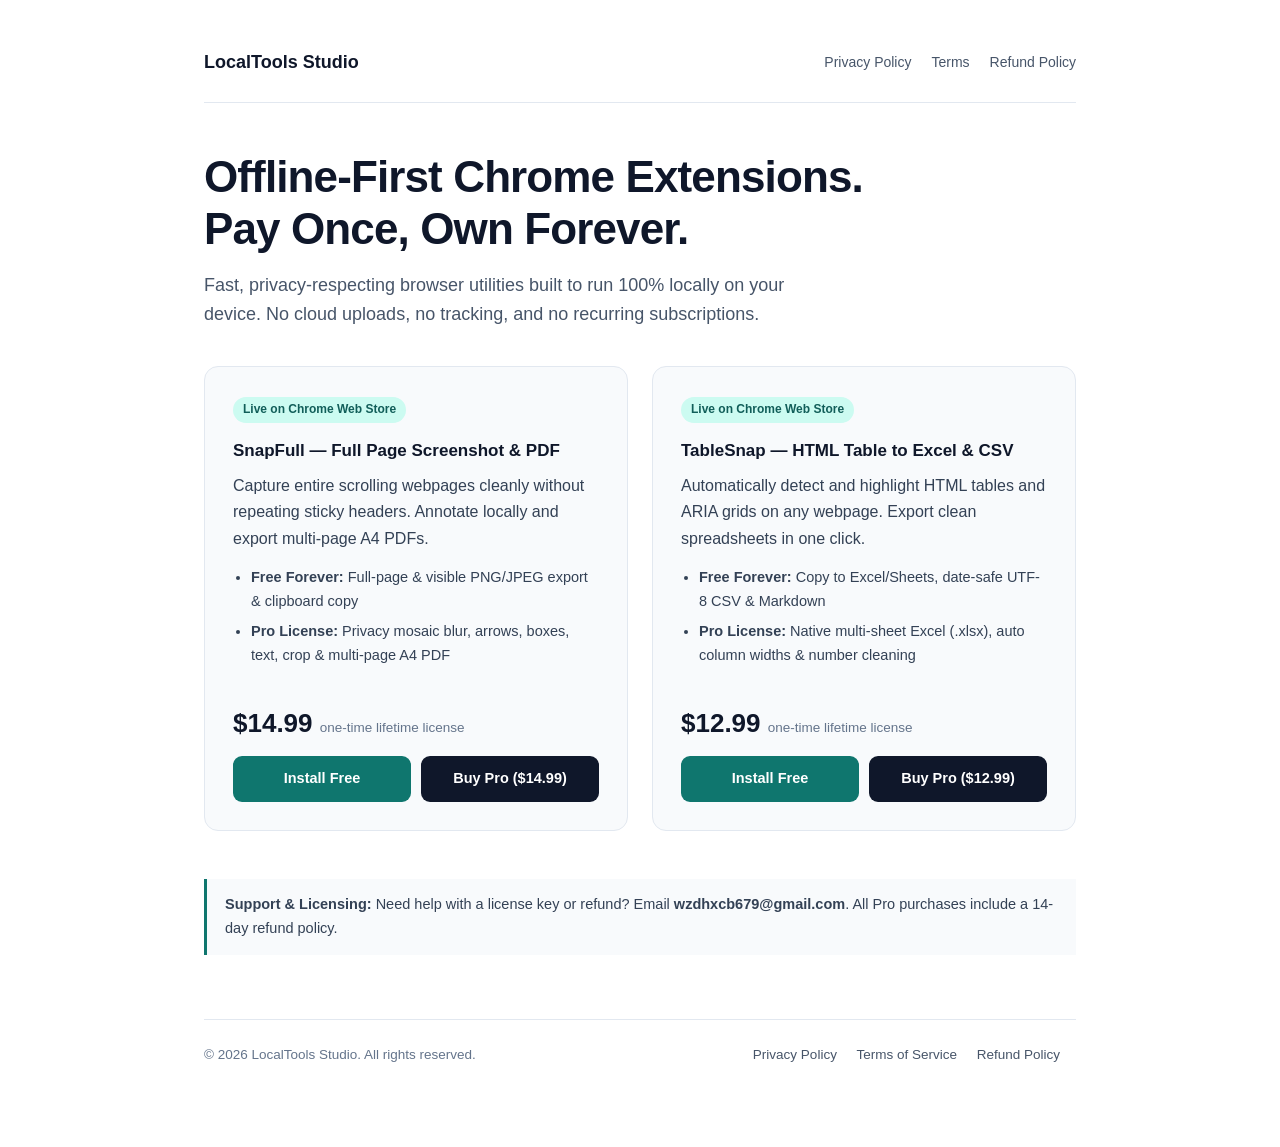
<file: index.html>
<!DOCTYPE html>
<html lang="en">
<head>
  <meta charset="UTF-8" />
  <meta name="viewport" content="width=device-width, initial-scale=1.0" />
  <title>LocalTools Studio — Offline-First Chrome Extensions</title>
  <link rel="stylesheet" href="style.css" />
</head>
<body>
  <div class="container">
    <nav>
      <a href="index.html" class="brand">LocalTools Studio</a>
      <div class="nav-links">
        <a href="privacy.html">Privacy Policy</a>
        <a href="terms.html">Terms</a>
        <a href="refund.html">Refund Policy</a>
      </div>
    </nav>

    <h1>Offline-First Chrome Extensions.<br/>Pay Once, Own Forever.</h1>
    <p class="subtitle">Fast, privacy-respecting browser utilities built to run 100% locally on your device. No cloud uploads, no tracking, and no recurring subscriptions.</p>

    <div class="grid">
      <div class="card">
        <div>
          <span class="tag">Live on Chrome Web Store</span>
          <h3>SnapFull — Full Page Screenshot &amp; PDF</h3>
          <p>Capture entire scrolling webpages cleanly without repeating sticky headers. Annotate locally and export multi-page A4 PDFs.</p>
          <ul>
            <li><strong>Free Forever:</strong> Full-page &amp; visible PNG/JPEG export &amp; clipboard copy</li>
            <li><strong>Pro License:</strong> Privacy mosaic blur, arrows, boxes, text, crop &amp; multi-page A4 PDF</li>
          </ul>
        </div>
        <div>
          <div class="price">$14.99 <span>one-time lifetime license</span></div>
          <div style="display:flex;gap:10px;flex-wrap:wrap;margin-top:12px;">
            <a href="https://chromewebstore.google.com/detail/ggpjgbghoeeickloflodbbmbcoddagmi" target="_blank" rel="noopener noreferrer" class="btn" style="flex:1;">Install Free</a>
            <a href="checkout.html?product=snapfull" class="btn" style="flex:1;background:#0F172A;">Buy Pro ($14.99)</a>
          </div>
        </div>
      </div>

      <div class="card">
        <div>
          <span class="tag">Live on Chrome Web Store</span>
          <h3>TableSnap — HTML Table to Excel &amp; CSV</h3>
          <p>Automatically detect and highlight HTML tables and ARIA grids on any webpage. Export clean spreadsheets in one click.</p>
          <ul>
            <li><strong>Free Forever:</strong> Copy to Excel/Sheets, date-safe UTF-8 CSV &amp; Markdown</li>
            <li><strong>Pro License:</strong> Native multi-sheet Excel (.xlsx), auto column widths &amp; number cleaning</li>
          </ul>
        </div>
        <div>
          <div class="price">$12.99 <span>one-time lifetime license</span></div>
          <div style="display:flex;gap:10px;flex-wrap:wrap;margin-top:12px;">
            <a href="https://chromewebstore.google.com/detail/apemhiljibgfmbhcdapepfpjflfklclo" target="_blank" rel="noopener noreferrer" class="btn" style="flex:1;">Install Free</a>
            <a href="checkout.html?product=tablesnap" class="btn" style="flex:1;background:#0F172A;">Buy Pro ($12.99)</a>
          </div>
        </div>
      </div>
    </div>

    <div class="note-box" id="support">
      <strong>Support &amp; Licensing:</strong> Need help with a license key or refund? Email <strong>wzdhxcb679@gmail.com</strong>. All Pro purchases include a 14-day refund policy.
    </div>

    <footer>
      <div>© 2026 LocalTools Studio. All rights reserved.</div>
      <div>
        <a href="privacy.html">Privacy Policy</a>
        <a href="terms.html">Terms of Service</a>
        <a href="refund.html">Refund Policy</a>
      </div>
    </footer>
  </div>
</body>
</html>
</file>
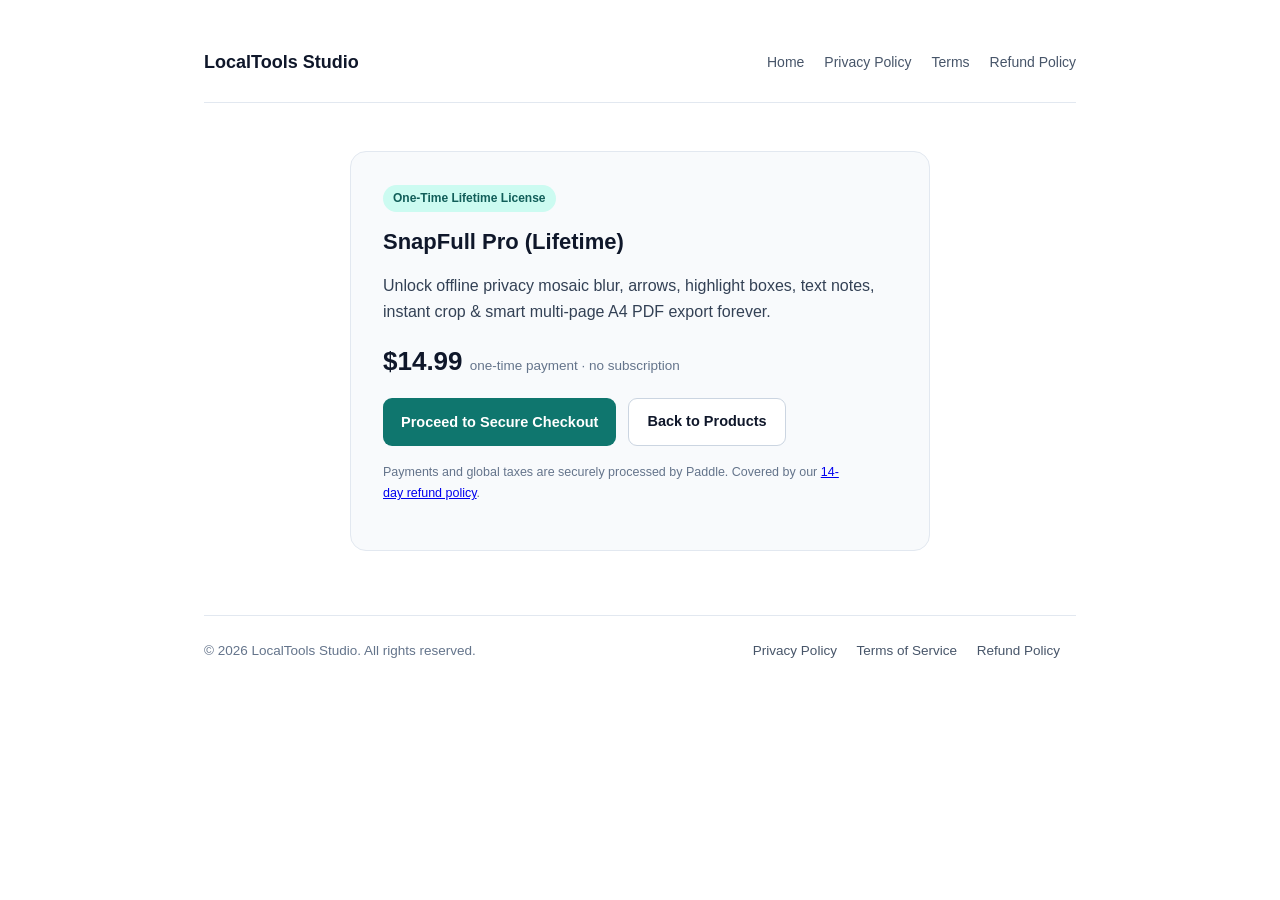
<file: checkout.html>
<!DOCTYPE html>
<html lang="en">
<head>
  <meta charset="UTF-8" />
  <meta name="viewport" content="width=device-width, initial-scale=1.0" />
  <title>Checkout — LocalTools Studio Pro</title>
  <link rel="stylesheet" href="style.css" />
  <script src="https://cdn.paddle.com/paddle/v2/paddle.js"></script>
  <style>
    .checkout-box {
      max-width: 580px;
      margin: 24px auto;
      border: 1px solid #E2E8F0;
      border-radius: 16px;
      padding: 32px;
      background: #F8FAFC;
    }
    .key-display {
      font-family: ui-monospace, SFMono-Regular, Menlo, monospace;
      font-size: 22px;
      font-weight: 800;
      letter-spacing: 0.06em;
      background: #FFFFFF;
      border: 2px solid #0F766E;
      color: #0F172A;
      padding: 16px;
      border-radius: 10px;
      text-align: center;
      margin: 16px 0;
      user-select: all;
    }
    .btn-row { display: flex; gap: 12px; flex-wrap: wrap; margin-top: 16px; }
    .btn-secondary {
      display: inline-block;
      background: #FFFFFF;
      color: #0F172A;
      border: 1px solid #CBD5E1;
      text-decoration: none;
      font-weight: 600;
      font-size: 14.5px;
      padding: 11px 18px;
      border-radius: 9px;
      cursor: pointer;
    }
    .hidden { display: none; }
    .status-pill {
      display: inline-block;
      background: #CCFBF1;
      color: #115E59;
      font-size: 12px;
      font-weight: 700;
      padding: 4px 10px;
      border-radius: 999px;
      margin-bottom: 12px;
    }
  </style>
</head>
<body>
  <div class="container">
    <nav>
      <a href="index.html" class="brand">LocalTools Studio</a>
      <div class="nav-links">
        <a href="index.html">Home</a>
        <a href="privacy.html">Privacy Policy</a>
        <a href="terms.html">Terms</a>
        <a href="refund.html">Refund Policy</a>
      </div>
    </nav>

    <div class="checkout-box" id="buyBox">
      <span class="status-pill">One-Time Lifetime License</span>
      <h2 id="prodName" style="margin-top:0;">Loading product...</h2>
      <p id="prodDesc"></p>
      <div class="price" id="prodPrice"></div>
      <div class="btn-row">
        <button id="btnPay" class="btn" style="border:none;cursor:pointer;">Proceed to Secure Checkout</button>
        <a href="index.html" class="btn-secondary">Back to Products</a>
      </div>
      <p style="font-size:12.5px;color:#64748B;margin-top:16px;">
        Payments and global taxes are securely processed by Paddle. Covered by our <a href="refund.html">14-day refund policy</a>.
      </p>
    </div>

    <div class="checkout-box hidden" id="successBox">
      <span class="status-pill">Payment Confirmed</span>
      <h2 style="margin-top:0;">Your Lifetime Pro License Key</h2>
      <p>Copy the key below and paste it inside the extension popup to unlock all Pro features permanently:</p>
      <div class="key-display" id="licenseKeyOut"></div>
      <div class="btn-row">
        <button id="btnCopyKey" class="btn" style="border:none;cursor:pointer;">Copy License Key</button>
        <a id="storeLink" href="https://chromewebstore.google.com/detail/ggpjgbghoeeickloflodbbmbcoddagmi" target="_blank" rel="noopener noreferrer" class="btn-secondary">Open Chrome Web Store</a>
      </div>
      <p style="font-size:13px;color:#475569;margin-top:18px;">
        <strong>Order Reference:</strong> <span id="txnOut"></span><br/>
        Save this key for your records. Need help? Email <strong>wzdhxcb679@gmail.com</strong> with your Paddle receipt.
      </p>
    </div>

    <footer>
      <div>© 2026 LocalTools Studio. All rights reserved.</div>
      <div>
        <a href="privacy.html">Privacy Policy</a>
        <a href="terms.html">Terms of Service</a>
        <a href="refund.html">Refund Policy</a>
      </div>
    </footer>
  </div>

  <script>
    
const KEY_ALPHABET = "ABCDEFGHJKLMNPQRSTUVWXYZ23456789";

function fnv1a32(str) {
  let h = 0x811c9dc5;
  for (let i = 0; i < str.length; i++) {
    h ^= str.charCodeAt(i);
    h = Math.imul(h, 0x01000193);
  }
  return h >>> 0;
}

function encodeBase32(num, len) {
  let out = "";
  let n = num >>> 0;
  for (let i = 0; i < len; i++) {
    out = KEY_ALPHABET[n % 32] + out;
    n = Math.floor(n / 32);
  }
  return out;
}

function computeChecksum(prefix, p1, p2, salt) {
  const hash = fnv1a32(`${prefix}:${p1}:${p2}:${salt}`);
  return encodeBase32(hash, 4);
}

function generateLicenseCode(prefix, seedStr, salt) {
  const h1 = fnv1a32(`${seedStr}:A:${salt}`);
  const h2 = fnv1a32(`${seedStr}:B:${salt}`);
  const p1 = encodeBase32(h1, 4);
  const p2 = encodeBase32(h2, 4);
  const chk = computeChecksum(prefix, p1, p2, salt);
  return `${prefix}-${p1}-${p2}-${chk}`;
}

function verifyLicenseCode(rawKey, expectedPrefix, salt) {
  const cleaned = String(rawKey || "").trim().toUpperCase();
  const re = new RegExp(`^${expectedPrefix}-([A-Z2-9]{4})-([A-Z2-9]{4})-([A-Z2-9]{4})$`);
  const m = cleaned.match(re);
  if (!m) return false;
  const [, p1, p2, chk] = m;
  return computeChecksum(expectedPrefix, p1, p2, salt) === chk;
}


    const PRODUCTS = {
      snapfull: {
        name: "SnapFull Pro (Lifetime)",
        desc: "Unlock offline privacy mosaic blur, arrows, highlight boxes, text notes, instant crop & smart multi-page A4 PDF export forever.",
        priceLabel: "$14.99",
        priceId: "pri_01m8e9qd7bdwzmerhn06fmng7t",
        prefix: "SF",
        salt: "LT_SF_2026_V1",
        storeUrl: "https://chromewebstore.google.com/detail/ggpjgbghoeeickloflodbbmbcoddagmi"
      },
      tablesnap: {
        name: "TableSnap Pro (Lifetime)",
        desc: "Unlock native Excel (.xlsx) export, multi-table multi-sheet workbooks, auto column widths & numeric/currency cleaning forever.",
        priceLabel: "$12.99",
        priceId: "pri_01m8e9se8fd30qr9v8b56gcahy",
        prefix: "TS",
        salt: "LT_TS_2026_V1",
        storeUrl: "https://chromewebstore.google.com/detail/apemhiljibgfmbhcdapepfpjflfklclo"
      }
    };

    const params = new URLSearchParams(window.location.search);
    const key = (params.get("product") || "snapfull").toLowerCase();
    const product = PRODUCTS[key] || PRODUCTS.snapfull;

    document.getElementById("prodName").textContent = product.name;
    document.getElementById("prodDesc").textContent = product.desc;
    document.getElementById("prodPrice").innerHTML = `${product.priceLabel} <span>one-time payment · no subscription</span>`;
    document.getElementById("storeLink").href = product.storeUrl;

    function openCheckout() {
      Paddle.Checkout.open({
        items: [{ priceId: product.priceId, quantity: 1 }]
      });
    }

    Paddle.Initialize({
      token: "live_ee44f6b2c4be98a1628207dc81f",
      eventCallback: function(event) {
        if (event && event.name === "checkout.completed") {
          const txnId = (event.data && event.data.transaction_id) || ("TXN-" + Date.now());
          const code = generateLicenseCode(product.prefix, txnId, product.salt);
          document.getElementById("licenseKeyOut").textContent = code;
          document.getElementById("txnOut").textContent = txnId;
          document.getElementById("buyBox").classList.add("hidden");
          document.getElementById("successBox").classList.remove("hidden");
          Paddle.Checkout.close();
        }
      }
    });

    document.getElementById("btnPay").addEventListener("click", openCheckout);
    document.getElementById("btnCopyKey").addEventListener("click", async () => {
      const code = document.getElementById("licenseKeyOut").textContent;
      await navigator.clipboard.writeText(code);
      document.getElementById("btnCopyKey").textContent = "Copied!";
    });

    // Auto-open Paddle checkout when arriving from extension with ?auto=1
    if (params.get("auto") === "1") {
      setTimeout(openCheckout, 350);
    }
  </script>
</body>
</html>
</file>
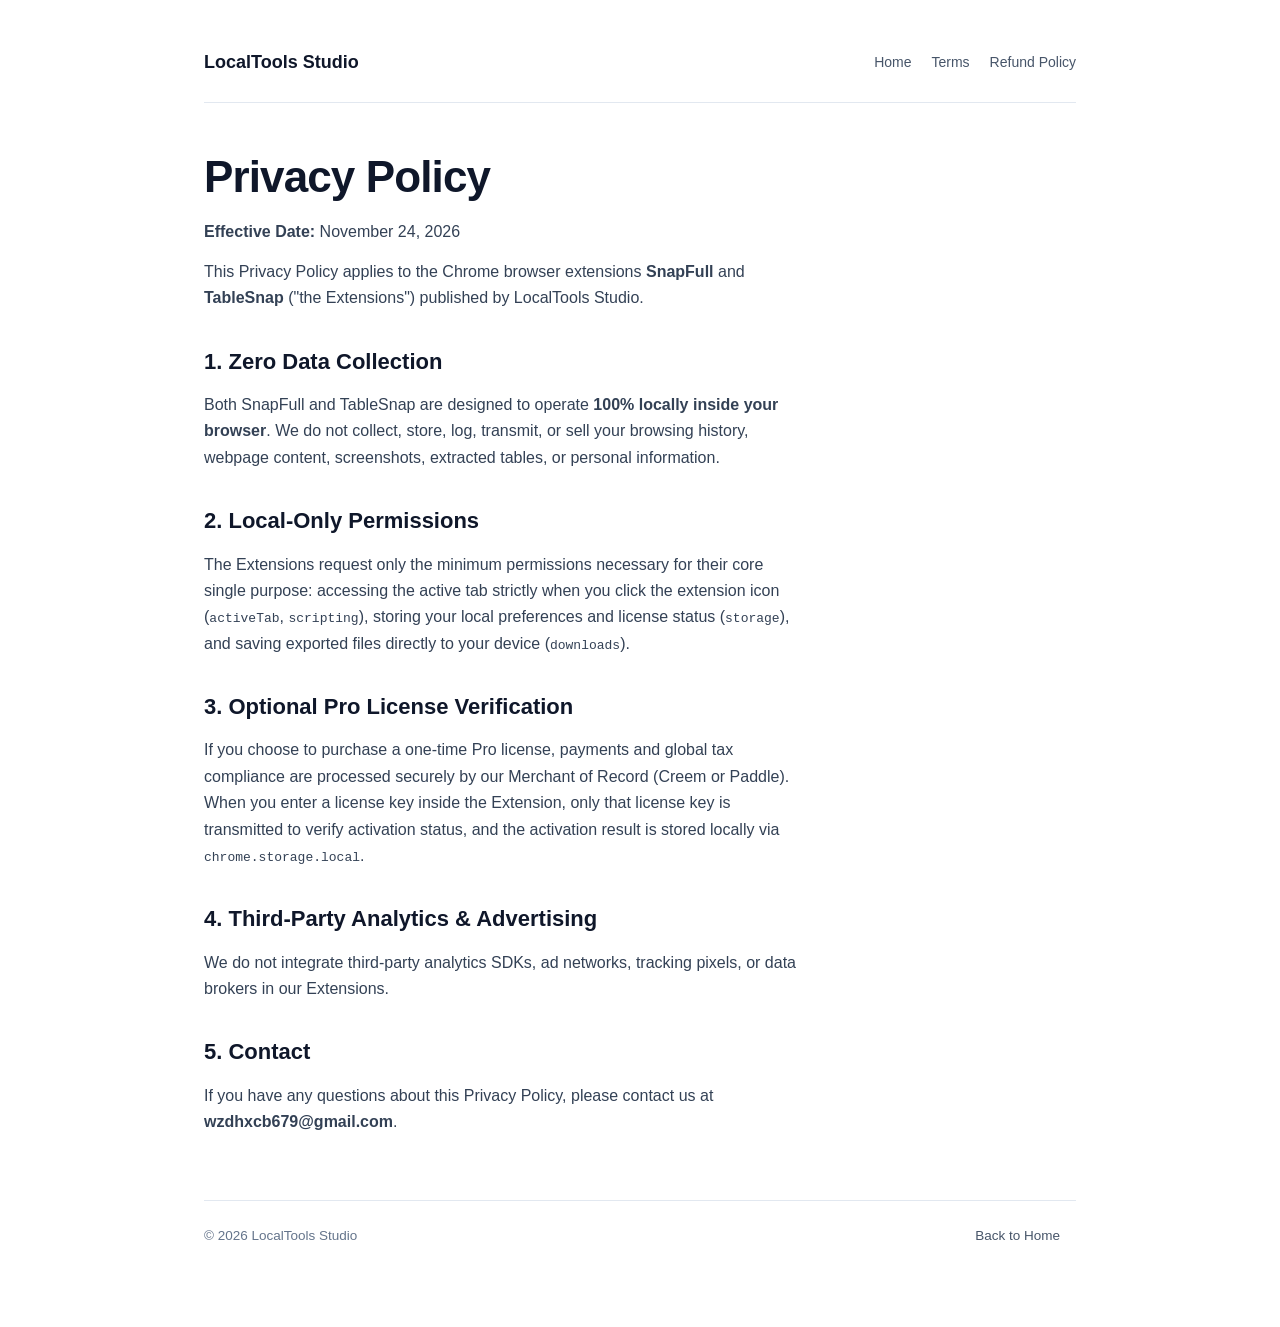
<file: privacy.html>
<!DOCTYPE html>
<html lang="en">
<head>
  <meta charset="UTF-8" />
  <meta name="viewport" content="width=device-width, initial-scale=1.0" />
  <title>Privacy Policy — SnapFull &amp; TableSnap</title>
  <link rel="stylesheet" href="style.css" />
</head>
<body>
  <div class="container">
    <nav>
      <a href="index.html" class="brand">LocalTools Studio</a>
      <div class="nav-links">
        <a href="index.html">Home</a>
        <a href="terms.html">Terms</a>
        <a href="refund.html">Refund Policy</a>
      </div>
    </nav>

    <h1>Privacy Policy</h1>
    <p><strong>Effective Date:</strong> November 24, 2026</p>
    <p>This Privacy Policy applies to the Chrome browser extensions <strong>SnapFull</strong> and <strong>TableSnap</strong> ("the Extensions") published by LocalTools Studio.</p>

    <h2>1. Zero Data Collection</h2>
    <p>Both SnapFull and TableSnap are designed to operate <strong>100% locally inside your browser</strong>. We do not collect, store, log, transmit, or sell your browsing history, webpage content, screenshots, extracted tables, or personal information.</p>

    <h2>2. Local-Only Permissions</h2>
    <p>The Extensions request only the minimum permissions necessary for their core single purpose: accessing the active tab strictly when you click the extension icon (<code>activeTab</code>, <code>scripting</code>), storing your local preferences and license status (<code>storage</code>), and saving exported files directly to your device (<code>downloads</code>).</p>

    <h2>3. Optional Pro License Verification</h2>
    <p>If you choose to purchase a one-time Pro license, payments and global tax compliance are processed securely by our Merchant of Record (Creem or Paddle). When you enter a license key inside the Extension, only that license key is transmitted to verify activation status, and the activation result is stored locally via <code>chrome.storage.local</code>.</p>

    <h2>4. Third-Party Analytics &amp; Advertising</h2>
    <p>We do not integrate third-party analytics SDKs, ad networks, tracking pixels, or data brokers in our Extensions.</p>

    <h2>5. Contact</h2>
    <p>If you have any questions about this Privacy Policy, please contact us at <strong>wzdhxcb679@gmail.com</strong>.</p>

    <footer>
      <div>© 2026 LocalTools Studio</div>
      <div><a href="index.html">Back to Home</a></div>
    </footer>
  </div>
</body>
</html>
</file>
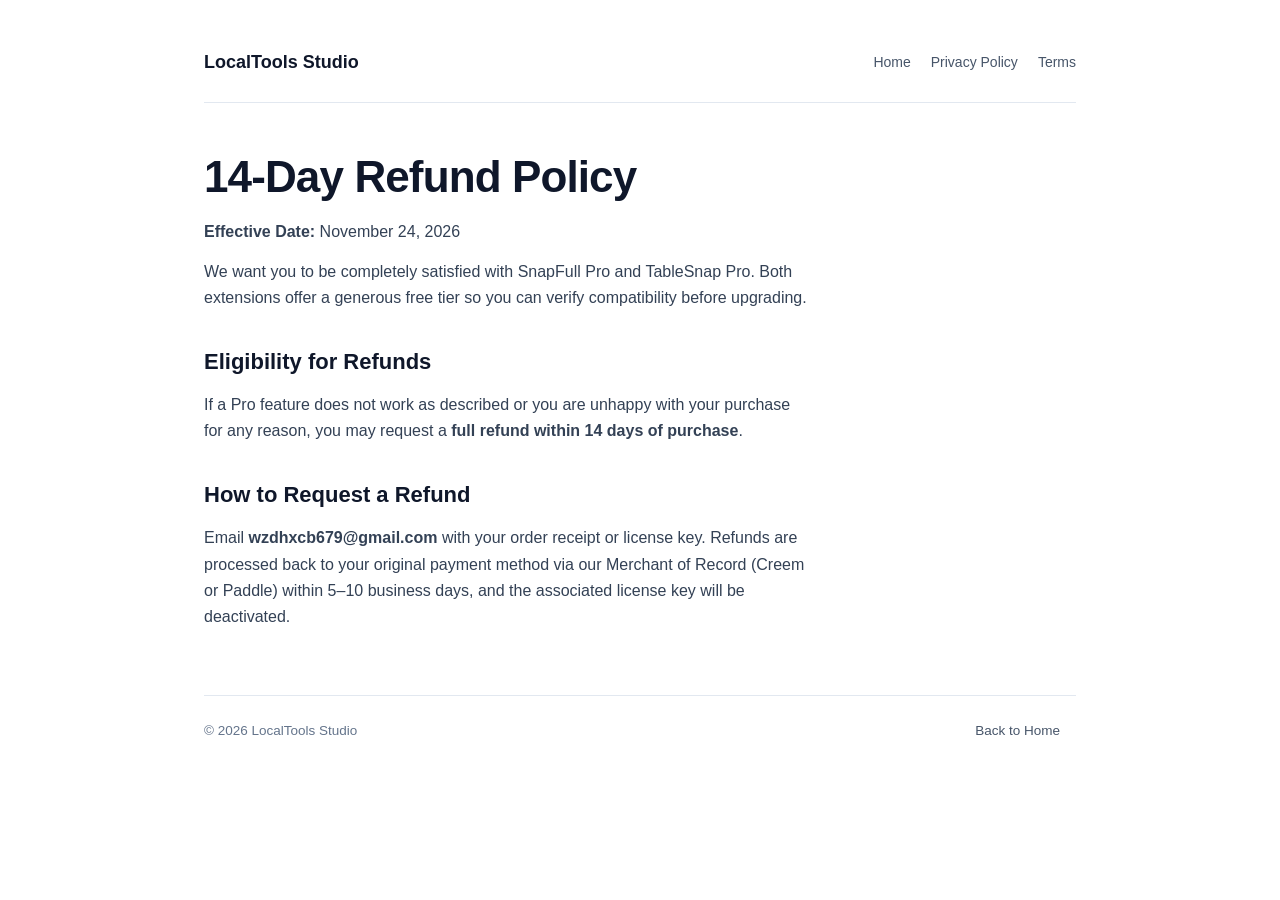
<file: refund.html>
<!DOCTYPE html>
<html lang="en">
<head>
  <meta charset="UTF-8" />
  <meta name="viewport" content="width=device-width, initial-scale=1.0" />
  <title>Refund Policy — LocalTools Studio</title>
  <link rel="stylesheet" href="style.css" />
</head>
<body>
  <div class="container">
    <nav>
      <a href="index.html" class="brand">LocalTools Studio</a>
      <div class="nav-links">
        <a href="index.html">Home</a>
        <a href="privacy.html">Privacy Policy</a>
        <a href="terms.html">Terms</a>
      </div>
    </nav>

    <h1>14-Day Refund Policy</h1>
    <p><strong>Effective Date:</strong> November 24, 2026</p>

    <p>We want you to be completely satisfied with SnapFull Pro and TableSnap Pro. Both extensions offer a generous free tier so you can verify compatibility before upgrading.</p>

    <h2>Eligibility for Refunds</h2>
    <p>If a Pro feature does not work as described or you are unhappy with your purchase for any reason, you may request a <strong>full refund within 14 days of purchase</strong>.</p>

    <h2>How to Request a Refund</h2>
    <p>Email <strong>wzdhxcb679@gmail.com</strong> with your order receipt or license key. Refunds are processed back to your original payment method via our Merchant of Record (Creem or Paddle) within 5–10 business days, and the associated license key will be deactivated.</p>

    <footer>
      <div>© 2026 LocalTools Studio</div>
      <div><a href="index.html">Back to Home</a></div>
    </footer>
  </div>
</body>
</html>
</file>
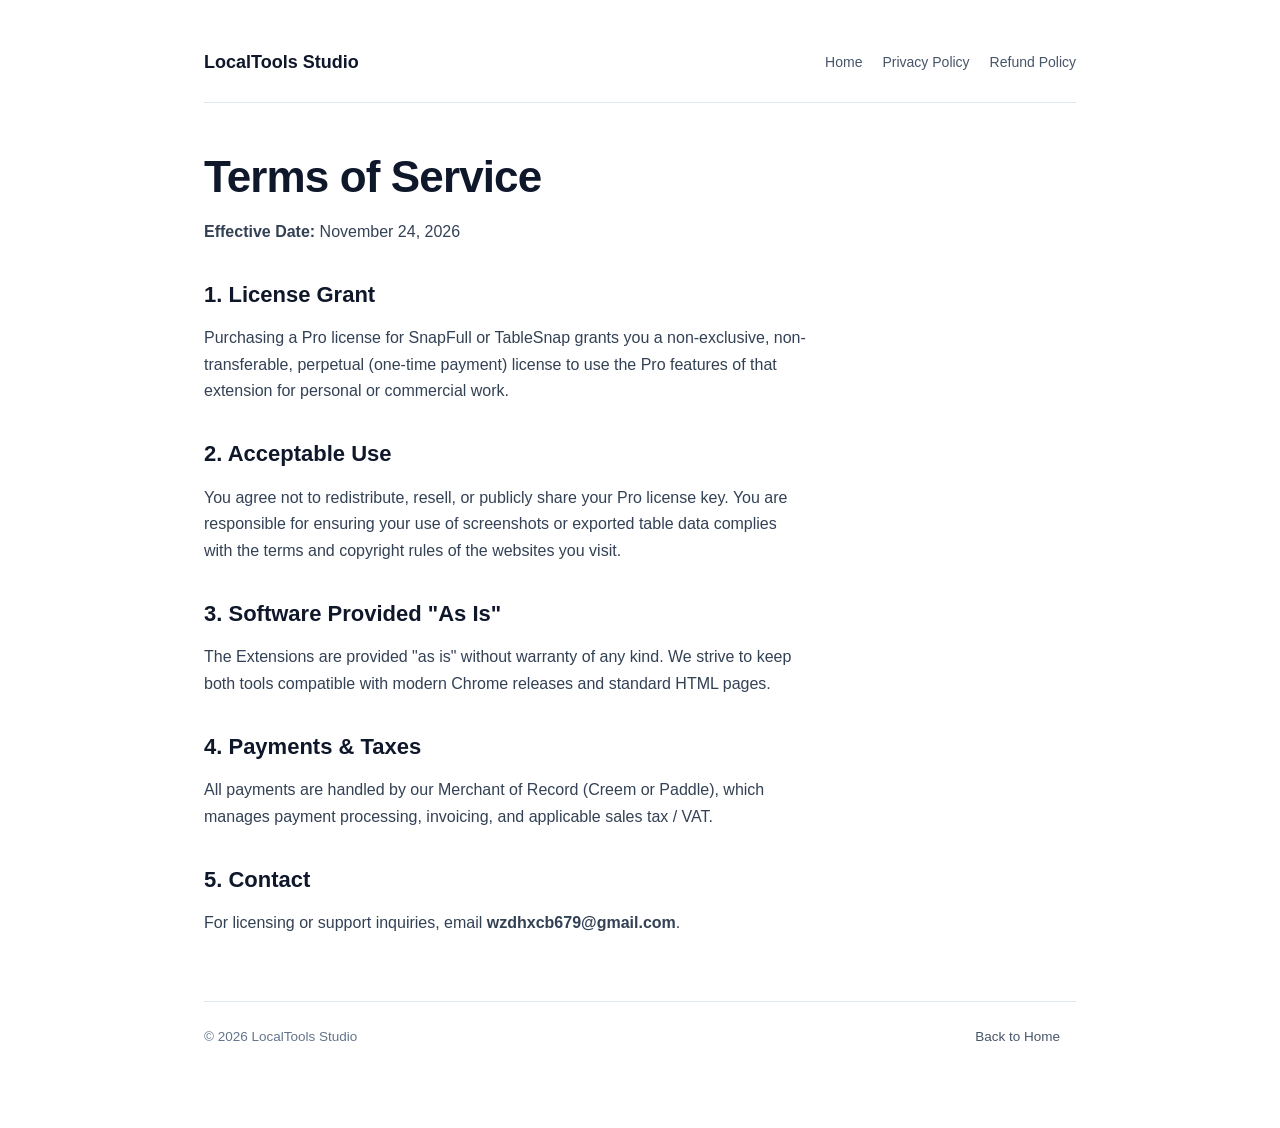
<file: terms.html>
<!DOCTYPE html>
<html lang="en">
<head>
  <meta charset="UTF-8" />
  <meta name="viewport" content="width=device-width, initial-scale=1.0" />
  <title>Terms of Service — LocalTools Studio</title>
  <link rel="stylesheet" href="style.css" />
</head>
<body>
  <div class="container">
    <nav>
      <a href="index.html" class="brand">LocalTools Studio</a>
      <div class="nav-links">
        <a href="index.html">Home</a>
        <a href="privacy.html">Privacy Policy</a>
        <a href="refund.html">Refund Policy</a>
      </div>
    </nav>

    <h1>Terms of Service</h1>
    <p><strong>Effective Date:</strong> November 24, 2026</p>

    <h2>1. License Grant</h2>
    <p>Purchasing a Pro license for SnapFull or TableSnap grants you a non-exclusive, non-transferable, perpetual (one-time payment) license to use the Pro features of that extension for personal or commercial work.</p>

    <h2>2. Acceptable Use</h2>
    <p>You agree not to redistribute, resell, or publicly share your Pro license key. You are responsible for ensuring your use of screenshots or exported table data complies with the terms and copyright rules of the websites you visit.</p>

    <h2>3. Software Provided "As Is"</h2>
    <p>The Extensions are provided "as is" without warranty of any kind. We strive to keep both tools compatible with modern Chrome releases and standard HTML pages.</p>

    <h2>4. Payments &amp; Taxes</h2>
    <p>All payments are handled by our Merchant of Record (Creem or Paddle), which manages payment processing, invoicing, and applicable sales tax / VAT.</p>

    <h2>5. Contact</h2>
    <p>For licensing or support inquiries, email <strong>wzdhxcb679@gmail.com</strong>.</p>

    <footer>
      <div>© 2026 LocalTools Studio</div>
      <div><a href="index.html">Back to Home</a></div>
    </footer>
  </div>
</body>
</html>
</file>
<file: style.css>
* { box-sizing: border-box; margin: 0; padding: 0; }
body {
  font-family: -apple-system, BlinkMacSystemFont, "Segoe UI", Roboto, sans-serif;
  color: #0F172A;
  background: #FFFFFF;
  line-height: 1.65;
}
.container { max-width: 920px; margin: 0 auto; padding: 48px 24px 80px; }
nav {
  display: flex;
  justify-content: space-between;
  align-items: center;
  padding-bottom: 24px;
  border-bottom: 1px solid #E2E8F0;
  margin-bottom: 48px;
}
.brand { font-size: 18px; font-weight: 800; color: #0F172A; text-decoration: none; }
.nav-links { display: flex; gap: 20px; font-size: 14px; }
.nav-links a { color: #475569; text-decoration: none; font-weight: 500; }
.nav-links a:hover { color: #0F766E; }
h1 { font-size: clamp(32px, 4.5vw, 44px); font-weight: 800; line-height: 1.18; letter-spacing: -0.02em; margin-bottom: 16px; }
h2 { font-size: 22px; font-weight: 700; margin: 32px 0 12px; color: #0F172A; }
h3 { font-size: 17px; font-weight: 700; margin-bottom: 8px; }
p { color: #334155; margin-bottom: 14px; max-width: 68ch; }
.subtitle { font-size: 18px; color: #475569; max-width: 60ch; margin-bottom: 36px; }
.grid { display: grid; grid-template-columns: repeat(auto-fit, minmax(300px, 1fr)); gap: 24px; margin: 32px 0 48px; }
.card {
  border: 1px solid #E2E8F0;
  border-radius: 14px;
  padding: 28px;
  background: #F8FAFC;
  display: flex;
  flex-direction: column;
  justify-content: space-between;
}
.tag {
  display: inline-block;
  font-size: 12px;
  font-weight: 700;
  color: #115E59;
  background: #CCFBF1;
  padding: 3px 10px;
  border-radius: 999px;
  margin-bottom: 14px;
}
.price { font-size: 26px; font-weight: 800; color: #0F172A; margin: 14px 0 4px; }
.price span { font-size: 13.5px; font-weight: 500; color: #64748B; }
ul { margin: 12px 0 20px 18px; color: #334155; font-size: 14.5px; }
li { margin-bottom: 6px; }
.btn {
  display: inline-block;
  text-align: center;
  background: #0F766E;
  color: #FFFFFF;
  text-decoration: none;
  font-weight: 600;
  font-size: 14.5px;
  padding: 11px 18px;
  border-radius: 9px;
}
.btn:hover { background: #115E59; }
footer {
  margin-top: 64px;
  padding-top: 24px;
  border-top: 1px solid #E2E8F0;
  font-size: 13.5px;
  color: #64748B;
  display: flex;
  flex-wrap: wrap;
  justify-content: space-between;
  gap: 12px;
}
footer a { color: #475569; text-decoration: none; margin-right: 16px; }
footer a:hover { text-decoration: underline; }
.note-box {
  background: #F8FAFC;
  border-left: 3px solid #0F766E;
  padding: 14px 18px;
  margin: 20px 0;
  font-size: 14.5px;
  color: #334155;
}
</file>
